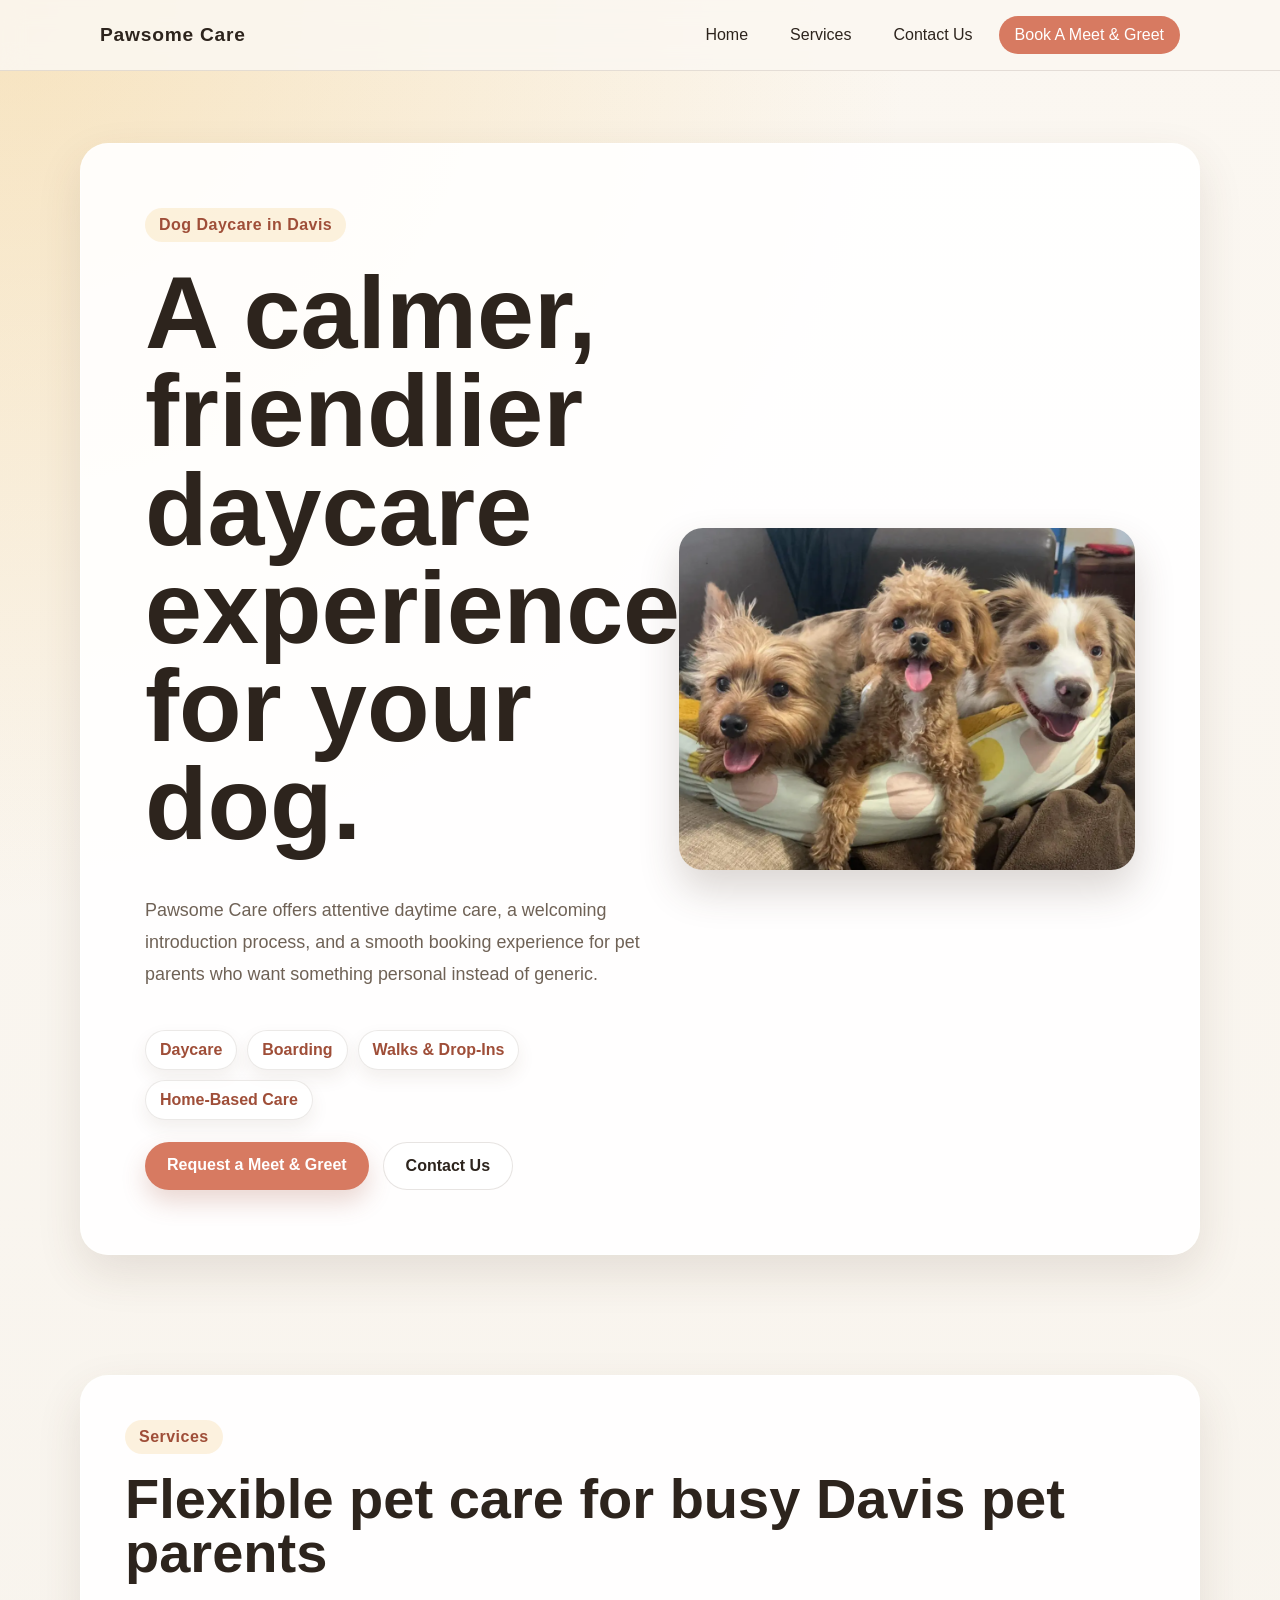
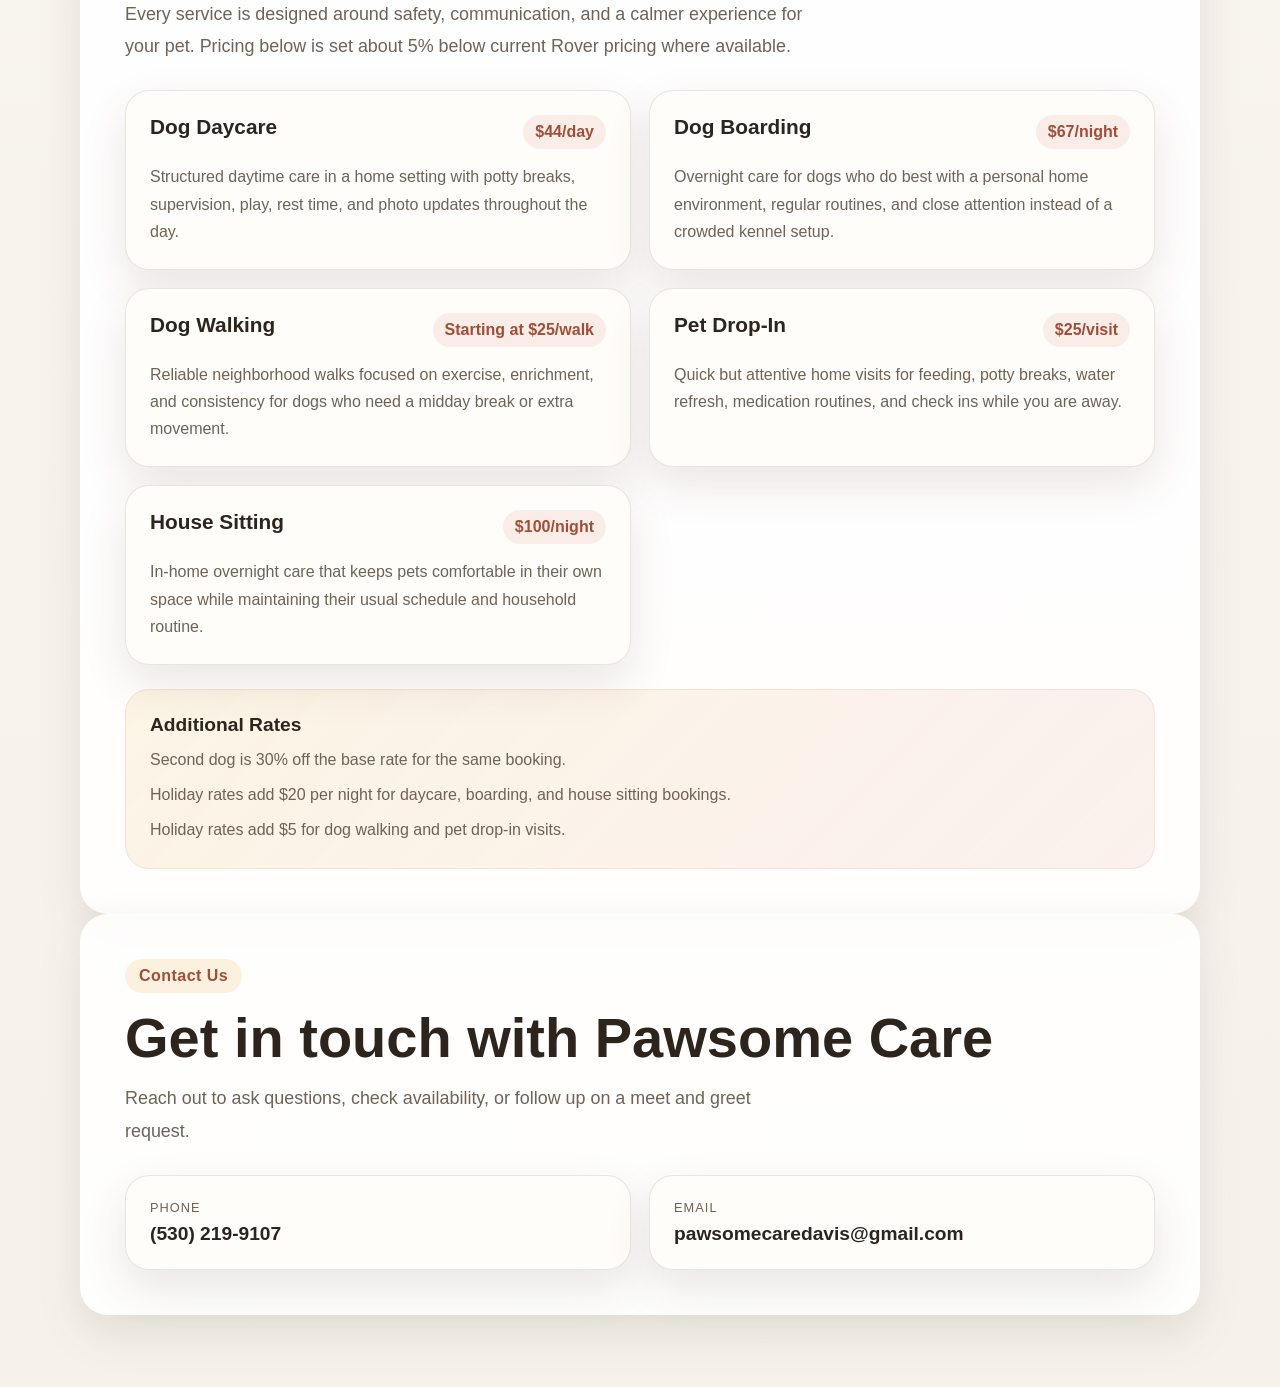
<file: index.html>
<!DOCTYPE html>
<html lang="en">
<head>
  <meta charset="UTF-8">
  <meta name="viewport" content="width=device-width, initial-scale=1.0">
  <title>Pawsome Care</title>
  <link rel="stylesheet" href="styles.css">
</head>
<body>
  <header class="site-header">
    <nav class="nav">
      <a class="logo" href="index.html#home">Pawsome Care</a>
      <div class="nav-links">
        <a href="index.html#home">Home</a>
        <a href="index.html#service">Services</a>
        <a href="index.html#contact">Contact Us</a>
        <a class="nav-cta" href="meetandgreet.html">Book A Meet & Greet</a>
      </div>
    </nav>
  </header>

  <section class="hero" id="home">
    <div class="hero-inner">
      <div class="hero-card">
        <div class="hero-content">
          <div class="hero-copy-block">
            <span class="eyebrow">Dog Daycare in Davis</span>
            <h1 class="brand-name">A calmer, friendlier daycare experience for your dog.</h1>
            <p class="hero-copy">
              Pawsome Care offers attentive daytime care, a welcoming introduction process, and a smooth booking
              experience for pet parents who want something personal instead of generic.
            </p>
            <div class="hero-highlights">
              <span>Daycare</span>
              <span>Boarding</span>
              <span>Walks & Drop-Ins</span>
              <span>Home-Based Care</span>
            </div>
            <div class="hero-actions">
              <a class="button button-primary" href="meetandgreet.html">Request a Meet & Greet</a>
              <a class="button button-secondary" href="index.html#contact">Contact Us</a>
            </div>
          </div>

          <div class="hero-media">
            <img src="homepage-dogs.png" alt="Three happy dogs relaxing together at Pawsome Care">
          </div>
        </div>
      </div>
    </div>
  </section>

  <main class="page-main">
    <div class="content-shell">
      <section class="page-card" id="service">
        <span class="eyebrow">Services</span>
        <h2 class="section-title">Flexible pet care for busy Davis pet parents</h2>
        <p class="section-copy">
          Every service is designed around safety, communication, and a calmer experience for your pet. Pricing below is
          set about 5% below current Rover pricing where available.
        </p>
        <div class="services-grid">
          <article class="service-card">
            <div class="service-head">
              <h3>Dog Daycare</h3>
              <span class="service-price">$44/day</span>
            </div>
            <p>
              Structured daytime care in a home setting with potty breaks, supervision, play, rest time, and photo
              updates throughout the day.
            </p>
          </article>

          <article class="service-card">
            <div class="service-head">
              <h3>Dog Boarding</h3>
              <span class="service-price">$67/night</span>
            </div>
            <p>
              Overnight care for dogs who do best with a personal home environment, regular routines, and close
              attention instead of a crowded kennel setup.
            </p>
          </article>

          <article class="service-card">
            <div class="service-head">
              <h3>Dog Walking</h3>
              <span class="service-price">Starting at $25/walk</span>
            </div>
            <p>
              Reliable neighborhood walks focused on exercise, enrichment, and consistency for dogs who need a midday
              break or extra movement.
            </p>
          </article>

          <article class="service-card">
            <div class="service-head">
              <h3>Pet Drop-In</h3>
              <span class="service-price">$25/visit</span>
            </div>
            <p>
              Quick but attentive home visits for feeding, potty breaks, water refresh, medication routines, and check
              ins while you are away.
            </p>
          </article>

          <article class="service-card">
            <div class="service-head">
              <h3>House Sitting</h3>
              <span class="service-price">$100/night</span>
            </div>
            <p>
              In-home overnight care that keeps pets comfortable in their own space while maintaining their usual
              schedule and household routine.
            </p>
          </article>
        </div>
        <div class="rates-note">
          <h3>Additional Rates</h3>
          <p>Second dog is 30% off the base rate for the same booking.</p>
          <p>Holiday rates add $20 per night for daycare, boarding, and house sitting bookings.</p>
          <p>Holiday rates add $5 for dog walking and pet drop-in visits.</p>
        </div>
      </section>

      <section class="page-card" id="contact">
        <span class="eyebrow">Contact Us</span>
        <h2 class="section-title">Get in touch with Pawsome Care</h2>
        <p class="section-copy">
          Reach out to ask questions, check availability, or follow up on a meet and greet request.
        </p>
        <div class="contact-grid">
          <a class="contact-card" href="tel:5302199107">
            <span class="contact-label">Phone</span>
            <strong>(530) 219-9107</strong>
          </a>
          <a class="contact-card" href="mailto:pawsomecaredavis@gmail.com">
            <span class="contact-label">Email</span>
            <strong>pawsomecaredavis@gmail.com</strong>
          </a>
        </div>
      </section>
    </div>
  </main>
</body>
</html>
</file>
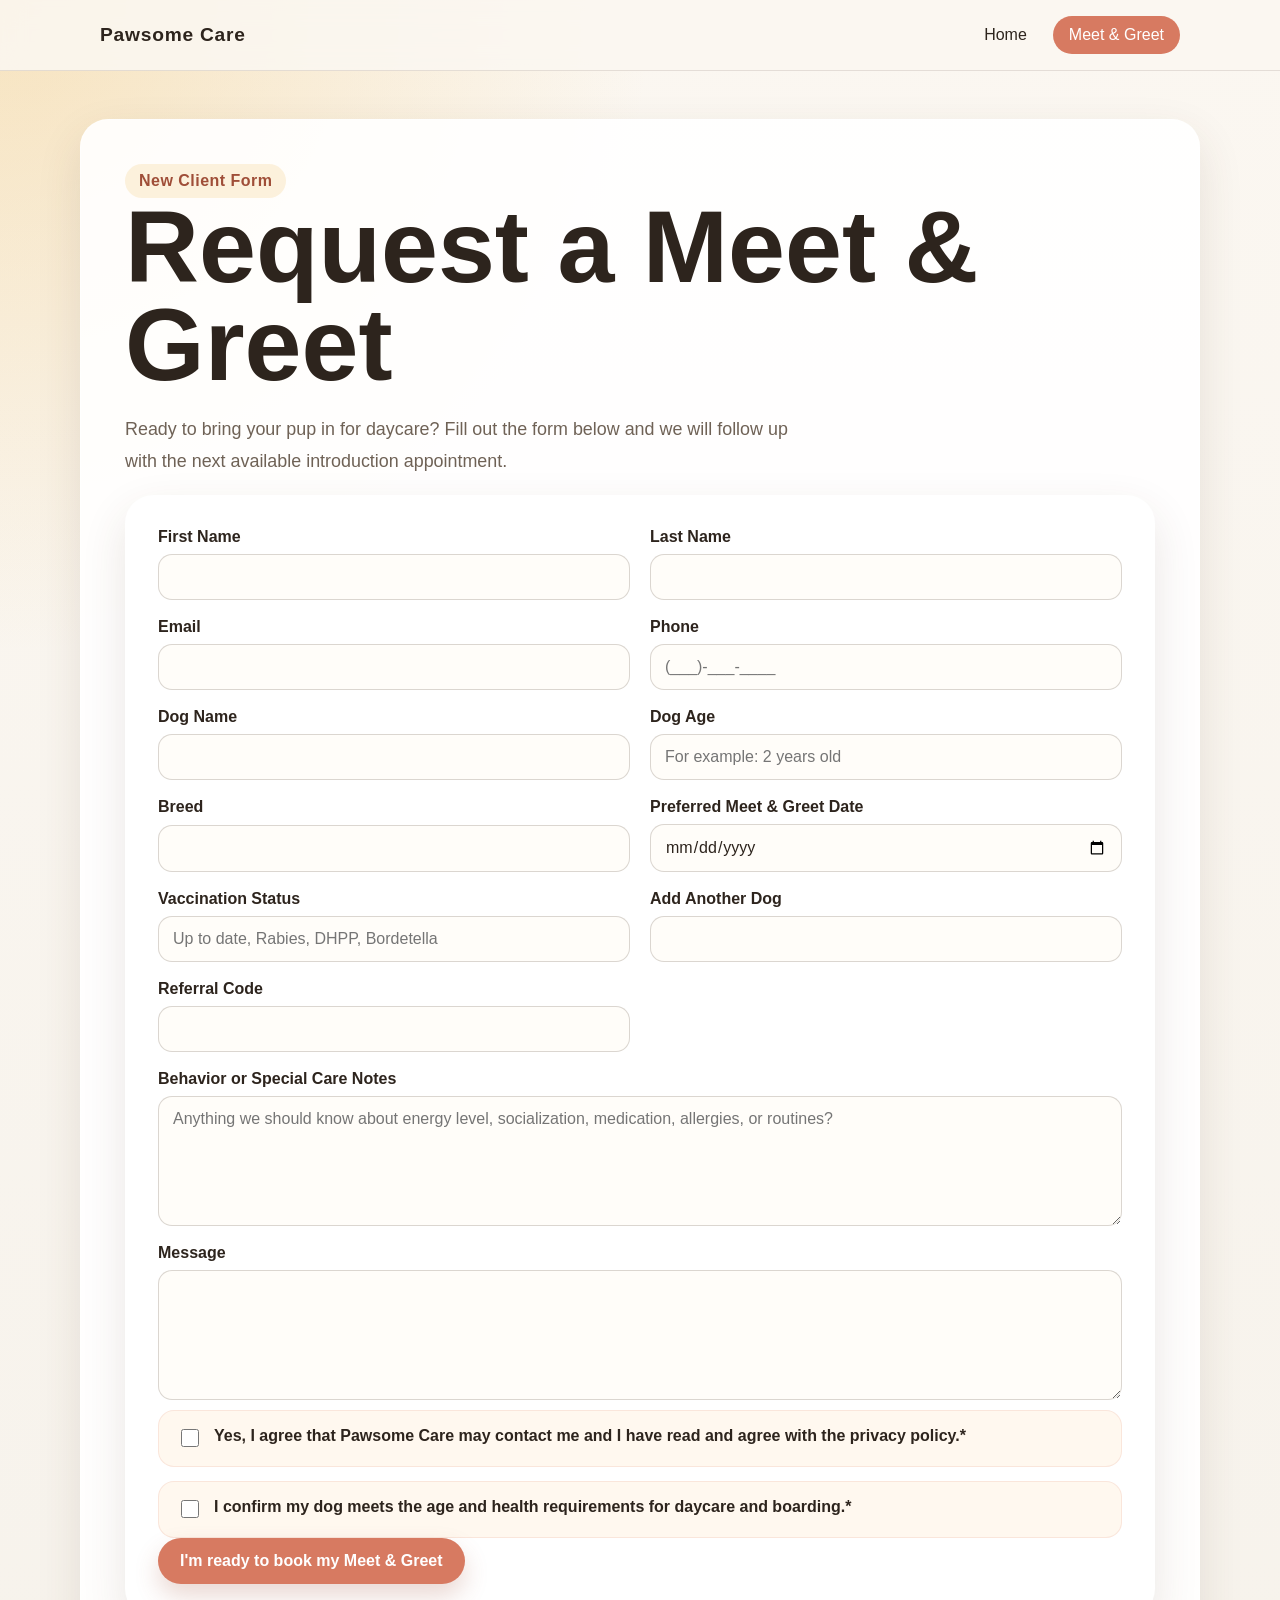
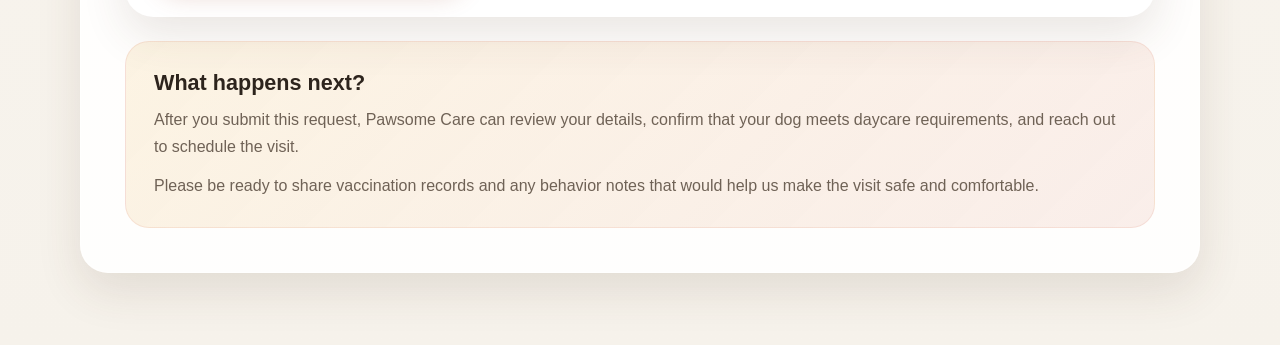
<file: meetandgreet.html>
<!DOCTYPE html>
<html lang="en">
<head>
  <meta charset="UTF-8">
  <meta name="viewport" content="width=device-width, initial-scale=1.0">
  <title>Book a Meet & Greet</title>
  <link rel="stylesheet" href="styles.css">
</head>
<body>
  <header class="site-header">
    <nav class="nav">
      <a class="logo" href="index.html#home">Pawsome Care</a>
      <div class="nav-links">
        <a href="index.html#home">Home</a>
        <a class="nav-cta" href="meetandgreet.html">Meet & Greet</a>
      </div>
    </nav>
  </header>

  <main class="page-main">
    <div class="page-shell">
      <section class="page-card">
        <span class="eyebrow">New Client Form</span>
        <h1 class="page-title">Request a Meet & Greet</h1>
        <p class="page-intro">
          Ready to bring your pup in for daycare? Fill out the form below and we will follow up with the next available
          introduction appointment.
        </p>

        <div class="form-layout">
          <form class="form-card">
            <div class="field-grid">
              <div class="field">
                <label for="firstName">First Name</label>
                <input type="text" id="firstName" name="firstName" required>
              </div>

              <div class="field">
                <label for="lastName">Last Name</label>
                <input type="text" id="lastName" name="lastName" required>
              </div>

              <div class="field">
                <label for="email">Email</label>
                <input type="email" id="email" name="email" required>
              </div>

              <div class="field">
                <label for="phone">Phone</label>
                <input type="tel" id="phone" name="phone" placeholder="(___)-___-____" required>
              </div>

              <div class="field">
                <label for="dogName">Dog Name</label>
                <input type="text" id="dogName" name="dogName" required>
              </div>

              <div class="field">
                <label for="dogAge">Dog Age</label>
                <input type="text" id="dogAge" name="dogAge" placeholder="For example: 2 years old" required>
              </div>

              <div class="field">
                <label for="breed">Breed</label>
                <input type="text" id="breed" name="breed" required>
              </div>

              <div class="field">
                <label for="preferredDate">Preferred Meet & Greet Date</label>
                <input type="date" id="preferredDate" name="preferredDate" required>
              </div>

              <div class="field">
                <label for="vaccinationStatus">Vaccination Status</label>
                <input type="text" id="vaccinationStatus" name="vaccinationStatus" placeholder="Up to date, Rabies, DHPP, Bordetella" required>
              </div>

              <div class="field">
                <label for="additionalDog">Add Another Dog</label>
                <input type="text" id="additionalDog" name="additionalDog">
              </div>

              <div class="field">
                <label for="referral">Referral Code</label>
                <input type="text" id="referral" name="referral">
              </div>

              <div class="field field-full">
                <label for="behaviorNotes">Behavior or Special Care Notes</label>
                <textarea id="behaviorNotes" name="behaviorNotes" rows="4" placeholder="Anything we should know about energy level, socialization, medication, allergies, or routines?"></textarea>
              </div>

              <div class="field field-full">
                <label for="message">Message</label>
                <textarea id="message" name="message" rows="4"></textarea>
              </div>
            </div>

            <div class="checkbox-group">
              <label class="checkbox-item" for="privacy">
                <input type="checkbox" id="privacy" name="privacy" required>
                <span class="checkbox-text">Yes, I agree that Pawsome Care may contact me and I have read and agree with the privacy policy.*</span>
              </label>

              <label class="checkbox-item" for="requirements">
                <input type="checkbox" id="requirements" name="requirements" required>
                <span class="checkbox-text">I confirm my dog meets the age and health requirements for daycare and boarding.*</span>
              </label>
            </div>

            <button type="submit">I'm ready to book my Meet & Greet</button>
          </form>

          <aside class="helper-card">
            <h2>What happens next?</h2>
            <p>
              After you submit this request, Pawsome Care can review your details, confirm that your dog meets daycare
              requirements, and reach out to schedule the visit.
            </p>
            <p class="helper-extra">
              Please be ready to share vaccination records and any behavior notes that would help us make the visit safe
              and comfortable.
            </p>
          </aside>
        </div>
      </section>
    </div>
  </main>
</body>
</html>
</file>
<file: styles.css>
:root {
  --bg: #f6f2eb;
  --surface: rgba(255, 255, 255, 0.9);
  --surface-strong: #ffffff;
  --text: #2d241d;
  --muted: #6f6256;
  --brand: #d77a61;
  --brand-dark: #9f4e38;
  --accent: #f0c36d;
  --line: rgba(87, 68, 51, 0.14);
  --shadow: 0 18px 45px rgba(85, 60, 38, 0.12);
}

* {
  box-sizing: border-box;
}

html {
  scroll-behavior: smooth;
}

body {
  margin: 0;
  font-family: Arial, sans-serif;
  color: var(--text);
  background:
    radial-gradient(circle at top left, rgba(240, 195, 109, 0.38), transparent 28%),
    linear-gradient(180deg, #fbf7f1 0%, var(--bg) 100%);
}

a {
  color: inherit;
}

.site-header {
  position: sticky;
  top: 0;
  z-index: 20;
  backdrop-filter: blur(12px);
  background: rgba(251, 247, 241, 0.86);
  border-bottom: 1px solid var(--line);
}

.nav {
  max-width: 1120px;
  margin: 0 auto;
  padding: 16px 20px;
  display: flex;
  align-items: center;
  justify-content: space-between;
  gap: 20px;
}

.logo {
  font-size: 1.2rem;
  font-weight: 700;
  letter-spacing: 0.04em;
  text-decoration: none;
}

.nav-links {
  display: flex;
  gap: 10px;
  flex-wrap: wrap;
}

.nav-links a {
  text-decoration: none;
  padding: 10px 16px;
  border-radius: 999px;
  transition: background-color 0.2s ease, color 0.2s ease, transform 0.2s ease;
}

.nav-links a:hover,
.nav-links a:focus-visible {
  background: rgba(215, 122, 97, 0.14);
  color: var(--brand-dark);
  transform: translateY(-1px);
}

.nav-links .nav-cta {
  background: var(--brand);
  color: #fff;
}

.nav-links .nav-cta:hover,
.nav-links .nav-cta:focus-visible {
  background: var(--brand-dark);
  color: #fff;
}

.hero {
  min-height: calc(100vh - 73px);
  padding: 72px 20px;
  display: flex;
  align-items: center;
}

.hero-inner,
.page-shell,
.content-shell {
  width: min(1120px, 100%);
  margin: 0 auto;
}

.hero-card,
.page-card,
.form-card {
  background: var(--surface);
  border: 1px solid rgba(255, 255, 255, 0.5);
  border-radius: 28px;
  box-shadow: var(--shadow);
}

.hero-card {
  padding: 64px;
}

.hero-content {
  display: grid;
  grid-template-columns: minmax(0, 1.05fr) minmax(320px, 0.95fr);
  gap: 30px;
  align-items: center;
}

.hero-copy-block {
  display: grid;
  gap: 22px;
}

.eyebrow {
  display: inline-flex;
  width: fit-content;
  align-items: center;
  gap: 8px;
  padding: 8px 14px;
  border-radius: 999px;
  background: rgba(240, 195, 109, 0.22);
  color: var(--brand-dark);
  font-weight: 700;
  letter-spacing: 0.03em;
}

.brand-name,
.page-title,
.section-title {
  margin: 0;
  line-height: 0.96;
  font-size: clamp(3rem, 8vw, 6.5rem);
}

.hero-copy,
.page-intro,
.section-copy {
  max-width: 690px;
  font-size: 1.12rem;
  line-height: 1.8;
  color: var(--muted);
}

.hero-actions {
  display: flex;
  flex-wrap: wrap;
  gap: 14px;
}

.hero-highlights {
  display: flex;
  flex-wrap: wrap;
  gap: 10px;
}

.hero-highlights span {
  display: inline-flex;
  align-items: center;
  padding: 10px 14px;
  border-radius: 999px;
  background: rgba(255, 255, 255, 0.72);
  border: 1px solid rgba(111, 98, 86, 0.14);
  color: var(--brand-dark);
  font-weight: 700;
  box-shadow: 0 8px 18px rgba(85, 60, 38, 0.08);
}

.hero-media {
  position: relative;
}

.hero-media img {
  display: block;
  width: 100%;
  aspect-ratio: 4 / 3;
  object-fit: cover;
  border-radius: 24px;
  box-shadow: 0 20px 40px rgba(73, 53, 38, 0.2);
}

.button,
button {
  appearance: none;
  border: none;
  border-radius: 999px;
  padding: 14px 22px;
  font-size: 1rem;
  font-weight: 700;
  text-decoration: none;
  cursor: pointer;
  transition: transform 0.2s ease, box-shadow 0.2s ease, background-color 0.2s ease;
}

.button-primary,
button {
  background: var(--brand);
  color: #fff;
  box-shadow: 0 12px 24px rgba(159, 78, 56, 0.22);
}

.button-secondary {
  background: rgba(255, 255, 255, 0.7);
  color: var(--text);
  border: 1px solid var(--line);
}

.button:hover,
button:hover,
.button:focus-visible,
button:focus-visible {
  transform: translateY(-1px);
}

.page-main {
  padding: 48px 20px 72px;
}

.page-card {
  padding: 44px;
}

.section-title {
  font-size: clamp(2.2rem, 5vw, 3.5rem);
  margin-top: 18px;
}

.section-copy {
  margin-top: 18px;
}

.form-layout {
  display: grid;
  gap: 24px;
}

.services-grid {
  margin-top: 28px;
  display: grid;
  grid-template-columns: repeat(2, minmax(0, 1fr));
  gap: 18px;
}

.service-card {
  padding: 24px;
  border-radius: 24px;
  background: #fffdf9;
  border: 1px solid rgba(111, 98, 86, 0.15);
  box-shadow: var(--shadow);
}

.service-head {
  display: flex;
  align-items: start;
  justify-content: space-between;
  gap: 16px;
}

.service-head h3 {
  margin: 0;
  font-size: 1.3rem;
}

.service-price {
  white-space: nowrap;
  padding: 8px 12px;
  border-radius: 999px;
  background: rgba(215, 122, 97, 0.12);
  color: var(--brand-dark);
  font-weight: 700;
}

.service-card p {
  margin: 14px 0 0;
  color: var(--muted);
  line-height: 1.7;
}

.rates-note {
  margin-top: 24px;
  padding: 24px;
  border-radius: 24px;
  background: linear-gradient(135deg, rgba(240, 195, 109, 0.16), rgba(215, 122, 97, 0.1));
  border: 1px solid rgba(215, 122, 97, 0.14);
}

.rates-note h3 {
  margin: 0 0 10px;
  font-size: 1.2rem;
}

.rates-note p {
  margin: 8px 0 0;
  color: var(--muted);
  line-height: 1.7;
}

.contact-grid {
  margin-top: 28px;
  display: grid;
  grid-template-columns: repeat(2, minmax(0, 1fr));
  gap: 18px;
}

.contact-card {
  display: grid;
  gap: 8px;
  padding: 24px;
  text-decoration: none;
  border-radius: 24px;
  background: #fffdf9;
  border: 1px solid rgba(111, 98, 86, 0.15);
  box-shadow: var(--shadow);
}

.contact-card strong {
  font-size: 1.2rem;
}

.contact-label {
  color: var(--muted);
  text-transform: uppercase;
  letter-spacing: 0.08em;
  font-size: 0.8rem;
}

.form-card {
  padding: 32px;
  background: var(--surface-strong);
}

.field-grid {
  display: grid;
  grid-template-columns: repeat(2, minmax(0, 1fr));
  gap: 18px 20px;
}

.field {
  display: grid;
  gap: 8px;
}

.field-full {
  grid-column: 1 / -1;
}

label,
.checkbox-text {
  font-weight: 700;
}

input,
textarea {
  width: 100%;
  padding: 13px 14px;
  border-radius: 14px;
  border: 1px solid rgba(111, 98, 86, 0.25);
  background: #fffdf9;
  color: var(--text);
  font: inherit;
}

input:focus,
textarea:focus {
  outline: 2px solid rgba(215, 122, 97, 0.25);
  border-color: var(--brand);
}

textarea {
  min-height: 130px;
  resize: vertical;
}

.checkbox-group {
  display: grid;
  gap: 14px;
  margin-top: 10px;
}

.checkbox-item {
  display: grid;
  grid-template-columns: auto 1fr;
  align-items: start;
  gap: 12px;
  padding: 16px 18px;
  border-radius: 16px;
  background: #fff8ef;
  border: 1px solid rgba(215, 122, 97, 0.14);
}

.checkbox-item input {
  width: 18px;
  height: 18px;
  margin-top: 2px;
}

.helper-card {
  padding: 28px;
  border-radius: 24px;
  background: linear-gradient(135deg, rgba(240, 195, 109, 0.18), rgba(215, 122, 97, 0.12));
  border: 1px solid rgba(215, 122, 97, 0.14);
}

.helper-card h2 {
  margin: 0 0 10px;
  font-size: 1.35rem;
}

.helper-card p {
  margin: 0;
  color: var(--muted);
  line-height: 1.7;
}

.helper-extra {
  margin-top: 12px !important;
}

@media (max-width: 820px) {
  .nav {
    flex-direction: column;
    align-items: stretch;
  }

  .nav-links {
    justify-content: center;
  }

  .hero-card,
  .page-card,
  .form-card {
    padding: 28px;
  }

  .hero-content {
    grid-template-columns: 1fr;
  }

  .field-grid {
    grid-template-columns: 1fr;
  }

  .services-grid,
  .contact-grid {
    grid-template-columns: 1fr;
  }
}

@media (max-width: 520px) {
  .hero {
    min-height: auto;
    padding: 48px 16px;
  }

  .page-main {
    padding: 28px 16px 56px;
  }

  .nav {
    padding: 14px 16px;
  }

  .nav-links {
    gap: 8px;
  }

  .nav-links a,
  .button,
  button {
    width: 100%;
    text-align: center;
  }
}
</file>
